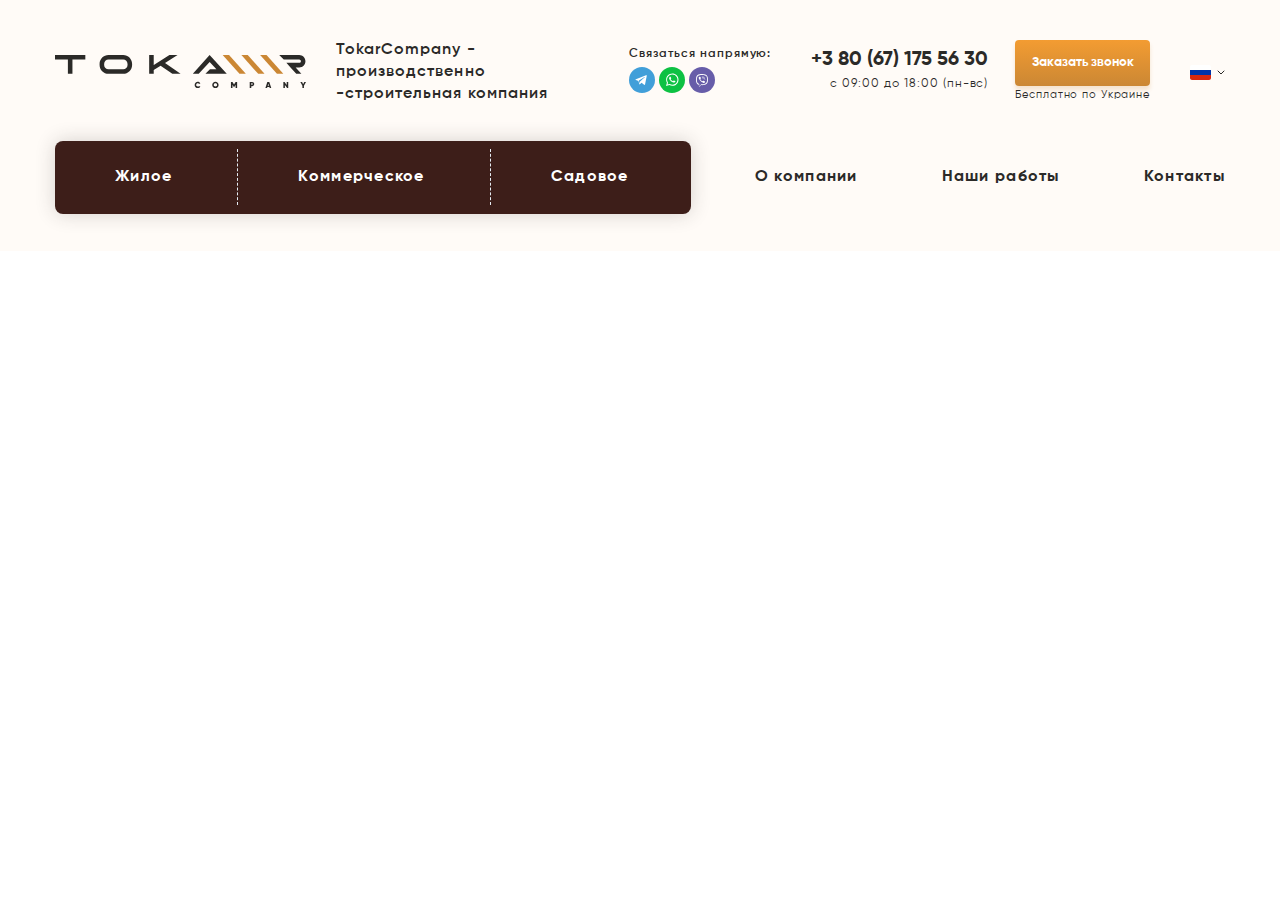
<file: index.html>
<!DOCTYPE html>
<html lang="en">
  <head>
    <meta charset="UTF-8" />
    <meta http-equiv="X-UA-Compatible" content="IE=edge" />
    <meta name="viewport" content="width=device-width, initial-scale=1.0" />
    <link rel="stylesheet" href="./css/main.min.css" />
    <title>Tokar | website</title>
  </head>
  <body>
    <header class="header">
      <div class="container">
        <div class="header__top">
          <a class="header__link" href="#!">
            <img src="./assets/images/logo.svg" alt="logo svg" />
            <span>TokarCompany - производственно -строительная компания</span>
          </a>
          <div class="header__topNav">
            <a class="header__close" href="#">
              <img src="./assets/images/closeBtn.svg" alt="closeBtn" />
            </a>
            <div class="header__socials">
              <p class="header__socials-text">Связаться напрямую:</p>
              <div class="header__icons">
                <svg
                  width="26"
                  height="26"
                  viewbox="0 0 26 26"
                  fill="none"
                  xmlns="http://www.w3.org/2000/svg"
                >
                  <rect width="26" height="26" rx="12.974" fill="#419FD9" />
                  <path
                    fill-rule="evenodd"
                    clip-rule="evenodd"
                    d="M15.1018 17.8243C15.7806 18.1213 16.0352 17.499 16.0352 17.499L17.8314 8.47561C17.8173 7.86745 16.997 8.23518 16.997 8.23518L6.94109 12.1812C6.94109 12.1812 6.46022 12.3509 6.50265 12.6479C6.54508 12.9449 6.92695 13.0863 6.92695 13.0863L9.4586 13.9349C9.4586 13.9349 10.2223 16.4383 10.3779 16.9192C10.5193 17.3859 10.6466 17.4 10.6466 17.4C10.7881 17.4566 10.9154 17.3576 10.9154 17.3576L12.556 15.8726L15.1018 17.8243ZM15.5402 10.0738C15.5402 10.0738 15.8938 9.86164 15.8797 10.0738C15.8797 10.0738 15.9362 10.1021 15.7524 10.3001C15.5827 10.4698 11.5801 14.0622 11.0427 14.5431C11.0002 14.5714 10.972 14.6138 10.972 14.6704L10.8164 15.9998C10.7881 16.1413 10.6042 16.1554 10.5618 16.0281L9.89706 13.85C9.86878 13.7652 9.89706 13.6662 9.98192 13.6096L15.5402 10.0738Z"
                    fill="white"
                  />
                </svg>
                <svg
                  width="26"
                  height="26"
                  viewbox="0 0 26 26"
                  fill="none"
                  xmlns="http://www.w3.org/2000/svg"
                >
                  <rect width="26" height="26" rx="12.974" fill="#0DC143" />
                  <path
                    d="M17.7009 8.31824C16.5467 7.13975 14.9512 6.5 13.3218 6.5C9.85924 6.5 7.07563 9.29471 7.10958 12.6955C7.10958 13.773 7.4151 14.8168 7.92429 15.7596L7.04169 18.9583L10.3345 18.1166C11.251 18.6216 12.2694 18.8573 13.2878 18.8573C16.7164 18.8573 19.5 16.0626 19.5 12.6618C19.5 11.0119 18.855 9.46306 17.7009 8.31824ZM13.3218 17.8135C12.4052 17.8135 11.4887 17.5778 10.7079 17.1064L10.5042 17.0054L8.53533 17.5105L9.04453 15.5912L8.90874 15.3892C7.4151 12.9985 8.12797 9.83345 10.5721 8.35191C13.0163 6.87038 16.1733 7.57748 17.6669 10.0018C19.1606 12.4261 18.4477 15.5575 16.0035 17.0391C15.2228 17.5441 14.2723 17.8135 13.3218 17.8135ZM16.3091 14.076L15.9356 13.9077C15.9356 13.9077 15.3925 13.672 15.053 13.5036C15.0191 13.5036 14.9851 13.4699 14.9512 13.4699C14.8494 13.4699 14.7815 13.5036 14.7136 13.5373C14.7136 13.5373 14.6796 13.5709 14.2044 14.1097C14.1704 14.177 14.1025 14.2107 14.0346 14.2107H14.0007C13.9668 14.2107 13.8989 14.177 13.8649 14.1434L13.6952 14.076C13.3218 13.9077 12.9823 13.7056 12.7107 13.4363C12.6428 13.3689 12.541 13.3016 12.4731 13.2342C12.2355 12.9985 11.9979 12.7292 11.8281 12.4261L11.7942 12.3588C11.7602 12.3251 11.7602 12.2914 11.7263 12.2241C11.7263 12.1568 11.7263 12.0894 11.7602 12.0557C11.7602 12.0557 11.896 11.8874 11.9979 11.7864C12.0658 11.719 12.0997 11.618 12.1676 11.5507C12.2355 11.4497 12.2694 11.315 12.2355 11.214C12.2015 11.0456 11.7942 10.1365 11.6923 9.93446C11.6245 9.83345 11.5566 9.79977 11.4547 9.7661H11.3529C11.285 9.7661 11.1831 9.7661 11.0813 9.7661C11.0134 9.7661 10.9455 9.79977 10.8776 9.79977L10.8437 9.83345C10.7758 9.86712 10.7079 9.93446 10.64 9.96813C10.5721 10.0355 10.5382 10.1028 10.4703 10.1702C10.2326 10.4732 10.0969 10.8436 10.0969 11.214C10.0969 11.4833 10.1648 11.7527 10.2666 11.9884L10.3005 12.0894C10.6061 12.7292 11.0134 13.3016 11.5566 13.8066L11.6923 13.9413C11.7942 14.0423 11.896 14.1097 11.9639 14.2107C12.6768 14.8168 13.4915 15.2545 14.4081 15.4902C14.5099 15.5239 14.6457 15.5239 14.7475 15.5575C14.8494 15.5575 14.9851 15.5575 15.087 15.5575C15.2567 15.5575 15.4604 15.4902 15.5962 15.4229C15.698 15.3555 15.7659 15.3555 15.8338 15.2882L15.9017 15.2208C15.9696 15.1535 16.0375 15.1198 16.1054 15.0525C16.1733 14.9851 16.2412 14.9178 16.2751 14.8504C16.343 14.7158 16.377 14.5474 16.4109 14.3791C16.4109 14.3117 16.4109 14.2107 16.4109 14.1434C16.4109 14.1434 16.3769 14.1097 16.3091 14.076Z"
                    fill="white"
                  />
                </svg>
                <svg
                  width="26"
                  height="26"
                  viewbox="0 0 26 26"
                  fill="none"
                  xmlns="http://www.w3.org/2000/svg"
                >
                  <rect width="26" height="26" rx="12.974" fill="#675DA9" />
                  <path
                    d="M17.6456 8.234C17.3318 7.94552 16.0615 7.02187 13.2298 7.00921C13.2298 7.00921 9.89203 6.80677 8.26489 8.29979C7.35895 9.20573 7.0401 10.5292 7.00721 12.1741C6.97431 13.8164 6.93129 16.8961 9.89962 17.7311H9.90215L9.89962 19.004C9.89962 19.004 9.88191 19.5202 10.221 19.624C10.631 19.7505 10.8739 19.3583 11.2661 18.9357C11.4812 18.7029 11.7773 18.3638 12.0025 18.1031C14.032 18.2727 15.5934 17.883 15.7705 17.8248C16.1804 17.6907 18.501 17.3946 18.878 14.3149C19.2677 11.1467 18.6882 9.13993 17.6456 8.234ZM17.9898 14.0922C17.6709 16.6633 15.7907 16.8252 15.4441 16.9365C15.2973 16.9846 13.9257 17.3263 12.1999 17.2124C12.1999 17.2124 10.9144 18.7636 10.5145 19.166C10.4513 19.2292 10.3779 19.2545 10.3298 19.2419C10.2615 19.2242 10.2412 19.1432 10.2438 19.0243C10.2438 18.8522 10.2539 16.9062 10.2539 16.9062C10.2514 16.9062 10.2514 16.9062 10.2539 16.9062C7.74107 16.2103 7.88784 13.5886 7.91567 12.2171C7.94351 10.8455 8.20162 9.71943 8.96838 8.9628C10.3425 7.71777 13.1792 7.9025 13.1792 7.9025C15.5731 7.91262 16.7194 8.63382 16.9852 8.87423C17.8683 9.63339 18.3188 11.4427 17.9898 14.0922Z"
                    fill="white"
                  />
                  <path
                    d="M14.3964 12.2652C14.3129 12.2652 14.242 12.1994 14.237 12.1133C14.2091 11.5693 13.9535 11.3036 13.4322 11.2757C13.3437 11.2707 13.2754 11.1947 13.2804 11.1062C13.2855 11.0176 13.3614 10.9493 13.45 10.9543C14.1383 10.9923 14.5229 11.3871 14.5583 12.0956C14.5634 12.1842 14.4951 12.2601 14.4065 12.2626C14.4014 12.2652 14.3989 12.2652 14.3964 12.2652Z"
                    fill="white"
                  />
                  <path
                    d="M15.2163 12.5385H15.2137C15.1252 12.536 15.0543 12.4626 15.0568 12.374C15.0695 11.8274 14.9126 11.3846 14.5786 11.0202C14.2471 10.6558 13.789 10.4584 13.1842 10.4154C13.0957 10.4078 13.0299 10.3319 13.0375 10.2433C13.0451 10.1547 13.121 10.0889 13.2095 10.0965C13.8928 10.1472 14.4318 10.385 14.8164 10.8051C15.2036 11.2277 15.3909 11.7566 15.3782 12.3816C15.3757 12.4702 15.3023 12.5385 15.2163 12.5385Z"
                    fill="white"
                  />
                  <path
                    d="M16.0565 12.8674C15.9679 12.8674 15.8971 12.7966 15.8971 12.708C15.8895 11.7287 15.6086 10.9822 15.0367 10.4229C14.4724 9.87125 13.7562 9.59036 12.9136 9.58277C12.825 9.58277 12.7542 9.50938 12.7542 9.42081C12.7542 9.33224 12.8275 9.26139 12.9136 9.26139C13.8423 9.26898 14.6318 9.58024 15.2569 10.1926C15.8844 10.805 16.2058 11.6502 16.2159 12.7029C16.2185 12.794 16.1476 12.8674 16.0565 12.8674C16.059 12.8674 16.059 12.8674 16.0565 12.8674Z"
                    fill="white"
                  />
                  <path
                    d="M13.4703 14.2465C13.4703 14.2465 13.6955 14.2668 13.8169 14.1175L14.0523 13.8214C14.1662 13.6746 14.442 13.581 14.7102 13.7303C14.8595 13.8138 15.1303 13.9808 15.2973 14.1048C15.477 14.2364 15.8414 14.5401 15.8439 14.5426C16.0185 14.6894 16.059 14.9045 15.9401 15.1348C15.9401 15.1348 15.9401 15.1373 15.9401 15.1398C15.8186 15.3549 15.6541 15.5574 15.4491 15.7446C15.4466 15.7446 15.4466 15.7472 15.4441 15.7472C15.2745 15.8889 15.1075 15.9699 14.9456 15.9876C14.9253 15.9926 14.9025 15.9926 14.8722 15.9926C14.8013 15.9926 14.7305 15.9825 14.6596 15.9597L14.6546 15.9521C14.4015 15.8813 13.9814 15.7041 13.283 15.317C12.8275 15.0664 12.4504 14.8109 12.1291 14.5553C11.9595 14.4212 11.7874 14.2719 11.6103 14.0947C11.6052 14.0897 11.5977 14.0821 11.5926 14.077C11.5875 14.0719 11.5799 14.0643 11.5749 14.0593C11.5698 14.0542 11.5622 14.0466 11.5572 14.0416C11.5521 14.0365 11.5445 14.0289 11.5395 14.0239C11.3648 13.8467 11.213 13.6746 11.0789 13.5051C10.8233 13.1862 10.5677 12.8067 10.3172 12.3512C9.93002 11.6502 9.75288 11.2301 9.68203 10.9796L9.67444 10.9746C9.65166 10.9037 9.64154 10.8328 9.64154 10.762C9.64154 10.7316 9.64154 10.7088 9.6466 10.6886C9.66685 10.5241 9.74782 10.3596 9.887 10.1901C9.887 10.1876 9.88953 10.1876 9.88953 10.185C10.0768 9.97752 10.2792 9.81556 10.4943 9.69409C10.4943 9.69409 10.4969 9.69409 10.4994 9.69409C10.7271 9.57516 10.9422 9.61565 11.0915 9.79025C11.0915 9.79025 11.3977 10.1572 11.5293 10.3369C11.6533 10.5064 11.8203 10.7746 11.9038 10.9239C12.0532 11.1922 11.9595 11.468 11.8127 11.5819L11.5167 11.8172C11.3674 11.9387 11.3876 12.1639 11.3876 12.1639C11.3876 12.1639 11.8254 13.829 13.4703 14.2465Z"
                    fill="white"
                  />
                </svg>
              </div>
            </div>
            <div class="header__infos">
              <div class="header__contact">
                <a href="#!">+3 80 (67) 175 56 30</a>
                <p>с 09:00 до 18:00 (пн-вс)</p>
              </div>
              <div class="header__btns">
                <a href="#!">Заказать звонок</a>
                <p>Бесплатно по Украине</p>
              </div>
            </div>
            <div class="header__dropdown">
              <img src="./assets/images/russia-flag.svg" alt="ru" />
              <svg
                width="8"
                height="5"
                viewbox="0 0 8 5"
                fill="none"
                xmlns="http://www.w3.org/2000/svg"
              >
                <path
                  d="M1 1L4 4L7 1"
                  stroke="#2B2A28"
                  stroke-linecap="round"
                  stroke-linejoin="round"
                />
              </svg>
            </div>
          </div>
          <div class="header__top-hamburger"></div>
        </div>
        <nav class="header__bottom">
          <ul class="header__list1">
            <li><a href="#!" class="header__list1-link">Жилое</a></li>
            <li><a href="#!" class="header__list1-link">Коммерческое</a></li>
            <li>
              <a href="#!" class="header__list1-link header__list1-link--mod"
                >Садовое</a
              >
            </li>
          </ul>
          <ul class="header__list2">
            <li><a href="#!" class="header__list2-link">О компании</a></li>
            <li><a href="#!" class="header__list2-link">Наши работы</a></li>
            <li><a href="#!" class="header__list2-link">Контакты</a></li>
          </ul>
        </nav>
      </div>
    </header>

    <script src="./scripts/script.js"></script>
  </body>
</html>
</file>
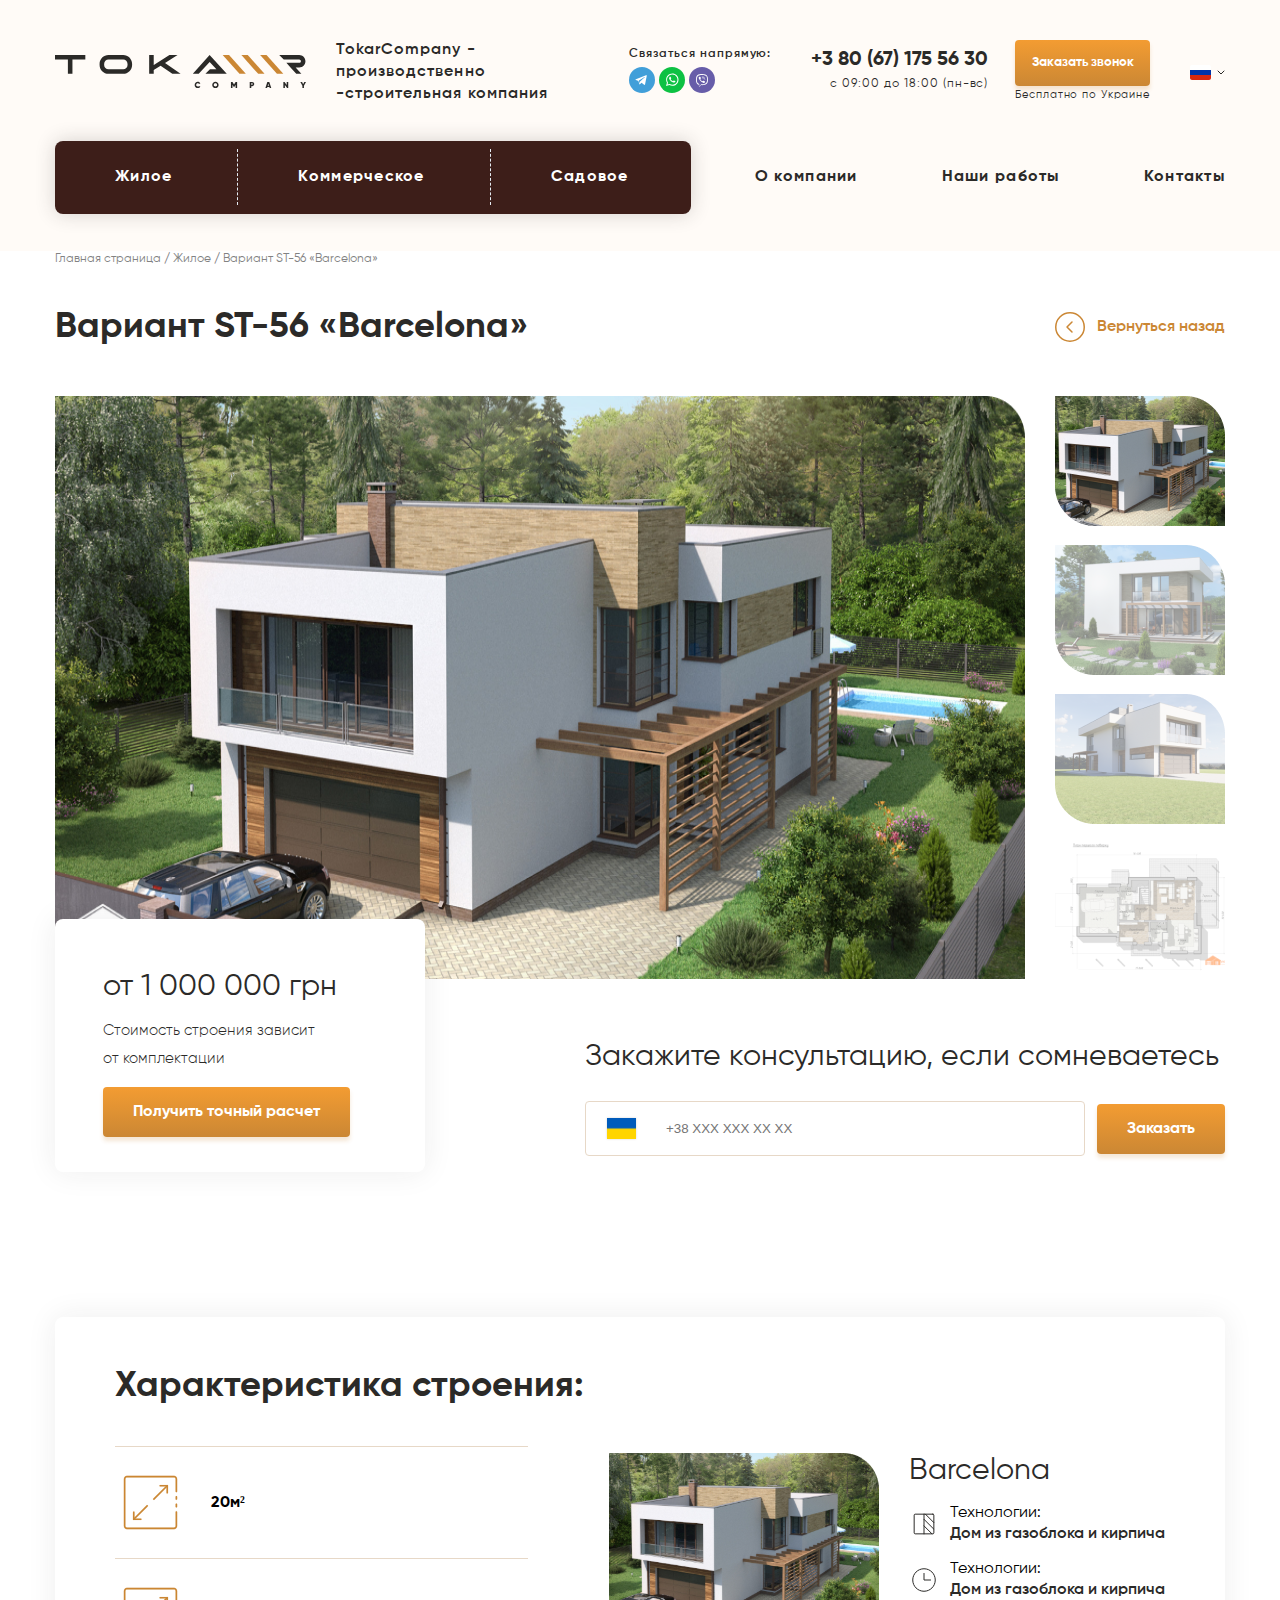
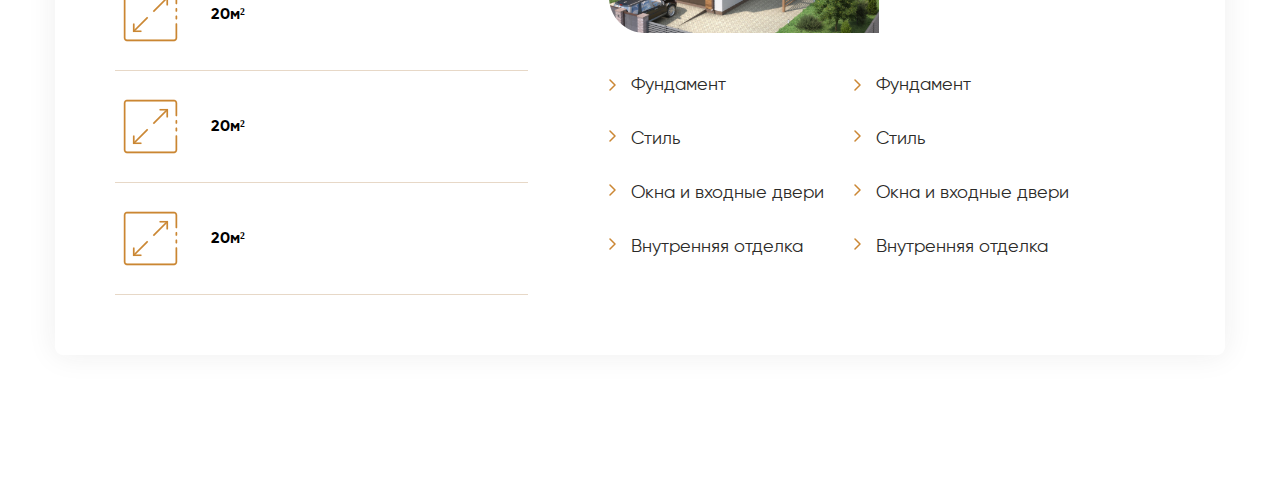
<file: pages/single.html>
<!DOCTYPE html>
<html lang="en">
<head>
    <meta charset="UTF-8">
    <meta http-equiv="X-UA-Compatible" content="IE=edge">
    <meta name="viewport" content="width=device-width, initial-scale=1.0">
    <title>Document</title>
    <!-- link-css -->
    <link rel="stylesheet" href="../css/main.min.css">
</head>
<body>
    <header class="header">
        <div class="container">
          <div class="header__top">
            <a class="header__link" href="#!">
              <img src="../assets/images/logo.svg" alt="logo svg" />
              <span>TokarCompany - производственно -строительная компания</span>
            </a>
            <div class="header__topNav">
              <a class="header__close" href="#">
                <img src="../assets/images/closeBtn.svg" alt="closeBtn" />
              </a>
              <div class="header__socials">
                <p class="header__socials-text">Связаться напрямую:</p>
                <div class="header__icons">
                  <svg
                    width="26"
                    height="26"
                    viewbox="0 0 26 26"
                    fill="none"
                    xmlns="http://www.w3.org/2000/svg"
                  >
                    <rect width="26" height="26" rx="12.974" fill="#419FD9" />
                    <path
                      fill-rule="evenodd"
                      clip-rule="evenodd"
                      d="M15.1018 17.8243C15.7806 18.1213 16.0352 17.499 16.0352 17.499L17.8314 8.47561C17.8173 7.86745 16.997 8.23518 16.997 8.23518L6.94109 12.1812C6.94109 12.1812 6.46022 12.3509 6.50265 12.6479C6.54508 12.9449 6.92695 13.0863 6.92695 13.0863L9.4586 13.9349C9.4586 13.9349 10.2223 16.4383 10.3779 16.9192C10.5193 17.3859 10.6466 17.4 10.6466 17.4C10.7881 17.4566 10.9154 17.3576 10.9154 17.3576L12.556 15.8726L15.1018 17.8243ZM15.5402 10.0738C15.5402 10.0738 15.8938 9.86164 15.8797 10.0738C15.8797 10.0738 15.9362 10.1021 15.7524 10.3001C15.5827 10.4698 11.5801 14.0622 11.0427 14.5431C11.0002 14.5714 10.972 14.6138 10.972 14.6704L10.8164 15.9998C10.7881 16.1413 10.6042 16.1554 10.5618 16.0281L9.89706 13.85C9.86878 13.7652 9.89706 13.6662 9.98192 13.6096L15.5402 10.0738Z"
                      fill="white"
                    />
                  </svg>
                  <svg
                    width="26"
                    height="26"
                    viewbox="0 0 26 26"
                    fill="none"
                    xmlns="http://www.w3.org/2000/svg"
                  >
                    <rect width="26" height="26" rx="12.974" fill="#0DC143" />
                    <path
                      d="M17.7009 8.31824C16.5467 7.13975 14.9512 6.5 13.3218 6.5C9.85924 6.5 7.07563 9.29471 7.10958 12.6955C7.10958 13.773 7.4151 14.8168 7.92429 15.7596L7.04169 18.9583L10.3345 18.1166C11.251 18.6216 12.2694 18.8573 13.2878 18.8573C16.7164 18.8573 19.5 16.0626 19.5 12.6618C19.5 11.0119 18.855 9.46306 17.7009 8.31824ZM13.3218 17.8135C12.4052 17.8135 11.4887 17.5778 10.7079 17.1064L10.5042 17.0054L8.53533 17.5105L9.04453 15.5912L8.90874 15.3892C7.4151 12.9985 8.12797 9.83345 10.5721 8.35191C13.0163 6.87038 16.1733 7.57748 17.6669 10.0018C19.1606 12.4261 18.4477 15.5575 16.0035 17.0391C15.2228 17.5441 14.2723 17.8135 13.3218 17.8135ZM16.3091 14.076L15.9356 13.9077C15.9356 13.9077 15.3925 13.672 15.053 13.5036C15.0191 13.5036 14.9851 13.4699 14.9512 13.4699C14.8494 13.4699 14.7815 13.5036 14.7136 13.5373C14.7136 13.5373 14.6796 13.5709 14.2044 14.1097C14.1704 14.177 14.1025 14.2107 14.0346 14.2107H14.0007C13.9668 14.2107 13.8989 14.177 13.8649 14.1434L13.6952 14.076C13.3218 13.9077 12.9823 13.7056 12.7107 13.4363C12.6428 13.3689 12.541 13.3016 12.4731 13.2342C12.2355 12.9985 11.9979 12.7292 11.8281 12.4261L11.7942 12.3588C11.7602 12.3251 11.7602 12.2914 11.7263 12.2241C11.7263 12.1568 11.7263 12.0894 11.7602 12.0557C11.7602 12.0557 11.896 11.8874 11.9979 11.7864C12.0658 11.719 12.0997 11.618 12.1676 11.5507C12.2355 11.4497 12.2694 11.315 12.2355 11.214C12.2015 11.0456 11.7942 10.1365 11.6923 9.93446C11.6245 9.83345 11.5566 9.79977 11.4547 9.7661H11.3529C11.285 9.7661 11.1831 9.7661 11.0813 9.7661C11.0134 9.7661 10.9455 9.79977 10.8776 9.79977L10.8437 9.83345C10.7758 9.86712 10.7079 9.93446 10.64 9.96813C10.5721 10.0355 10.5382 10.1028 10.4703 10.1702C10.2326 10.4732 10.0969 10.8436 10.0969 11.214C10.0969 11.4833 10.1648 11.7527 10.2666 11.9884L10.3005 12.0894C10.6061 12.7292 11.0134 13.3016 11.5566 13.8066L11.6923 13.9413C11.7942 14.0423 11.896 14.1097 11.9639 14.2107C12.6768 14.8168 13.4915 15.2545 14.4081 15.4902C14.5099 15.5239 14.6457 15.5239 14.7475 15.5575C14.8494 15.5575 14.9851 15.5575 15.087 15.5575C15.2567 15.5575 15.4604 15.4902 15.5962 15.4229C15.698 15.3555 15.7659 15.3555 15.8338 15.2882L15.9017 15.2208C15.9696 15.1535 16.0375 15.1198 16.1054 15.0525C16.1733 14.9851 16.2412 14.9178 16.2751 14.8504C16.343 14.7158 16.377 14.5474 16.4109 14.3791C16.4109 14.3117 16.4109 14.2107 16.4109 14.1434C16.4109 14.1434 16.3769 14.1097 16.3091 14.076Z"
                      fill="white"
                    />
                  </svg>
                  <svg
                    width="26"
                    height="26"
                    viewbox="0 0 26 26"
                    fill="none"
                    xmlns="http://www.w3.org/2000/svg"
                  >
                    <rect width="26" height="26" rx="12.974" fill="#675DA9" />
                    <path
                      d="M17.6456 8.234C17.3318 7.94552 16.0615 7.02187 13.2298 7.00921C13.2298 7.00921 9.89203 6.80677 8.26489 8.29979C7.35895 9.20573 7.0401 10.5292 7.00721 12.1741C6.97431 13.8164 6.93129 16.8961 9.89962 17.7311H9.90215L9.89962 19.004C9.89962 19.004 9.88191 19.5202 10.221 19.624C10.631 19.7505 10.8739 19.3583 11.2661 18.9357C11.4812 18.7029 11.7773 18.3638 12.0025 18.1031C14.032 18.2727 15.5934 17.883 15.7705 17.8248C16.1804 17.6907 18.501 17.3946 18.878 14.3149C19.2677 11.1467 18.6882 9.13993 17.6456 8.234ZM17.9898 14.0922C17.6709 16.6633 15.7907 16.8252 15.4441 16.9365C15.2973 16.9846 13.9257 17.3263 12.1999 17.2124C12.1999 17.2124 10.9144 18.7636 10.5145 19.166C10.4513 19.2292 10.3779 19.2545 10.3298 19.2419C10.2615 19.2242 10.2412 19.1432 10.2438 19.0243C10.2438 18.8522 10.2539 16.9062 10.2539 16.9062C10.2514 16.9062 10.2514 16.9062 10.2539 16.9062C7.74107 16.2103 7.88784 13.5886 7.91567 12.2171C7.94351 10.8455 8.20162 9.71943 8.96838 8.9628C10.3425 7.71777 13.1792 7.9025 13.1792 7.9025C15.5731 7.91262 16.7194 8.63382 16.9852 8.87423C17.8683 9.63339 18.3188 11.4427 17.9898 14.0922Z"
                      fill="white"
                    />
                    <path
                      d="M14.3964 12.2652C14.3129 12.2652 14.242 12.1994 14.237 12.1133C14.2091 11.5693 13.9535 11.3036 13.4322 11.2757C13.3437 11.2707 13.2754 11.1947 13.2804 11.1062C13.2855 11.0176 13.3614 10.9493 13.45 10.9543C14.1383 10.9923 14.5229 11.3871 14.5583 12.0956C14.5634 12.1842 14.4951 12.2601 14.4065 12.2626C14.4014 12.2652 14.3989 12.2652 14.3964 12.2652Z"
                      fill="white"
                    />
                    <path
                      d="M15.2163 12.5385H15.2137C15.1252 12.536 15.0543 12.4626 15.0568 12.374C15.0695 11.8274 14.9126 11.3846 14.5786 11.0202C14.2471 10.6558 13.789 10.4584 13.1842 10.4154C13.0957 10.4078 13.0299 10.3319 13.0375 10.2433C13.0451 10.1547 13.121 10.0889 13.2095 10.0965C13.8928 10.1472 14.4318 10.385 14.8164 10.8051C15.2036 11.2277 15.3909 11.7566 15.3782 12.3816C15.3757 12.4702 15.3023 12.5385 15.2163 12.5385Z"
                      fill="white"
                    />
                    <path
                      d="M16.0565 12.8674C15.9679 12.8674 15.8971 12.7966 15.8971 12.708C15.8895 11.7287 15.6086 10.9822 15.0367 10.4229C14.4724 9.87125 13.7562 9.59036 12.9136 9.58277C12.825 9.58277 12.7542 9.50938 12.7542 9.42081C12.7542 9.33224 12.8275 9.26139 12.9136 9.26139C13.8423 9.26898 14.6318 9.58024 15.2569 10.1926C15.8844 10.805 16.2058 11.6502 16.2159 12.7029C16.2185 12.794 16.1476 12.8674 16.0565 12.8674C16.059 12.8674 16.059 12.8674 16.0565 12.8674Z"
                      fill="white"
                    />
                    <path
                      d="M13.4703 14.2465C13.4703 14.2465 13.6955 14.2668 13.8169 14.1175L14.0523 13.8214C14.1662 13.6746 14.442 13.581 14.7102 13.7303C14.8595 13.8138 15.1303 13.9808 15.2973 14.1048C15.477 14.2364 15.8414 14.5401 15.8439 14.5426C16.0185 14.6894 16.059 14.9045 15.9401 15.1348C15.9401 15.1348 15.9401 15.1373 15.9401 15.1398C15.8186 15.3549 15.6541 15.5574 15.4491 15.7446C15.4466 15.7446 15.4466 15.7472 15.4441 15.7472C15.2745 15.8889 15.1075 15.9699 14.9456 15.9876C14.9253 15.9926 14.9025 15.9926 14.8722 15.9926C14.8013 15.9926 14.7305 15.9825 14.6596 15.9597L14.6546 15.9521C14.4015 15.8813 13.9814 15.7041 13.283 15.317C12.8275 15.0664 12.4504 14.8109 12.1291 14.5553C11.9595 14.4212 11.7874 14.2719 11.6103 14.0947C11.6052 14.0897 11.5977 14.0821 11.5926 14.077C11.5875 14.0719 11.5799 14.0643 11.5749 14.0593C11.5698 14.0542 11.5622 14.0466 11.5572 14.0416C11.5521 14.0365 11.5445 14.0289 11.5395 14.0239C11.3648 13.8467 11.213 13.6746 11.0789 13.5051C10.8233 13.1862 10.5677 12.8067 10.3172 12.3512C9.93002 11.6502 9.75288 11.2301 9.68203 10.9796L9.67444 10.9746C9.65166 10.9037 9.64154 10.8328 9.64154 10.762C9.64154 10.7316 9.64154 10.7088 9.6466 10.6886C9.66685 10.5241 9.74782 10.3596 9.887 10.1901C9.887 10.1876 9.88953 10.1876 9.88953 10.185C10.0768 9.97752 10.2792 9.81556 10.4943 9.69409C10.4943 9.69409 10.4969 9.69409 10.4994 9.69409C10.7271 9.57516 10.9422 9.61565 11.0915 9.79025C11.0915 9.79025 11.3977 10.1572 11.5293 10.3369C11.6533 10.5064 11.8203 10.7746 11.9038 10.9239C12.0532 11.1922 11.9595 11.468 11.8127 11.5819L11.5167 11.8172C11.3674 11.9387 11.3876 12.1639 11.3876 12.1639C11.3876 12.1639 11.8254 13.829 13.4703 14.2465Z"
                      fill="white"
                    />
                  </svg>
                </div>
              </div>
              <div class="header__infos">
                <div class="header__contact">
                  <a href="#!">+3 80 (67) 175 56 30</a>
                  <p>с 09:00 до 18:00 (пн-вс)</p>
                </div>
                <div class="header__btns">
                  <a href="#!">Заказать звонок</a>
                  <p>Бесплатно по Украине</p>
                </div>
              </div>
              <div class="header__dropdown">
                <img src="../assets/images/russia-flag.svg" alt="ru" />
                <svg
                  width="8"
                  height="5"
                  viewbox="0 0 8 5"
                  fill="none"
                  xmlns="http://www.w3.org/2000/svg"
                >
                  <path
                    d="M1 1L4 4L7 1"
                    stroke="#2B2A28"
                    stroke-linecap="round"
                    stroke-linejoin="round"
                  />
                </svg>
              </div>
            </div>
            <div class="header__top-hamburger"></div>
          </div>
          <nav class="header__bottom">
            <ul class="header__list1">
              <li><a href="#!" class="header__list1-link">Жилое</a></li>
              <li><a href="#!" class="header__list1-link">Коммерческое</a></li>
              <li>
                <a href="#!" class="header__list1-link header__list1-link--mod"
                  >Садовое</a
                >
              </li>
            </ul>
            <ul class="header__list2">
              <li><a href="#!" class="header__list2-link">О компании</a></li>
              <li><a href="#!" class="header__list2-link">Наши работы</a></li>
              <li><a href="#!" class="header__list2-link">Контакты</a></li>
            </ul>
          </nav>
        </div>
      </header>
    <!-- sing__page -->
    <main class="main">
        <!-- container -->
         <div class="container">
            <!-- single__page -->
            <section class="single__page">
                <div class="all__section">
                    <p>Главная страница / Жилое / Вариант ST-56 «Barcelona»</p>
                    <div class="all__section-text">
                        <h4>Вариант ST-56 «Barcelona»</h4>
                        <div class="button__all">
                            <img src="../assets/images/icons.svg" alt="icons">
                            <a href="#" class="button">Вернуться назад</a>
                        </div>
                    </div> 
                </div>
            </section>
            <!-- home_section -->
            <section class="home">
                <!-- all__section-2 -->
                <div class="all__section_2">
                    <img src="../assets/images/mainImg.png" alt="hero__img" class="hero__img">
                    <div class="img__hero">
                        <a href="#" class="img">
                            <img src="../assets/images/main1.png" alt="main__img" class="hero__img-two">
                        </a>
                        <a href="#" class="img">
                            <img src="../assets/images/main2.png" alt="main__img" class="hero__img-two">
                        </a>
                        <a href="#" class="img">
                            <img src="../assets/images/main3.png" alt="main__img" class="hero__img-two">
                        </a>
                        <a href="#" class="img">
                            <img src="../assets/images/main4.png" alt="main__img" class="hero__img-two">
                        </a>
                    </div>
                </div>
            </section>
            <!-- section-connect -->
            <section class="connect">
                <!-- all__section-3 -->
                <div class="all__section-3">
                    <div class="bg__connect">
                        <h3>от 1 000 000 грн</h3>
                        <p>Стоимость строения зависит от комплектации</p>
                        <a href="#" class="button1">Получить точный расчет</a>
                    </div>
                    <div class="tel">
                        <h3>Закажите консультацию, если сомневаетесь</h3>
                        <div class="form">
                            <form action="">
                                <img src="../assets/images/ukraina.svg" alt="ukraina" class="ukraina">
                                <div class="button__all">
                                <input type="tel" placeholder="+38 XXX XXX XX XX" required maxlength="13">
                                    <button class="button1 button2" type="submit">Заказать</button>
                                </div>
                            </form>
                        </div>
                    </div>
                </div>
            </section>
            <!-- section-shop -->
            <section class="shop">
                <!-- all__section-3 -->
                <div class="all__section-3">
                    <div class="bg__shop">
                        <h2>Характеристика строения:</h2>
                        <div class="all_sections__box-item">
                            <div class="all__shop-item">
                                <div class="box">
                                    <img src="../assets/images/icon1.svg" alt="icon1">
                                    <h4>20м²</h4>
                                </div>
                                <div class="box">
                                    <img src="../assets/images/icon1.svg" alt="icon1">
                                    <h4>20м²</h4>
                                </div>
                                <div class="box">
                                    <img src="../assets/images/icon1.svg" alt="icon1">
                                    <h4>20м²</h4>
                                </div>
                                <div class="box">
                                    <img src="../assets/images/icon1.svg" alt="icon1">
                                    <h4>20м²</h4>
                                </div>
                            </div>
                            <div class="all__shop-img">
                                <div class="al__barcelona-img">
                                    <img src="../assets/images/фото.svg" alt="main1">
                                    <div class="barcelona">
                                        <h3>Barcelona</h3>
                                        <div class="vector__2">
                                            <img src="../assets/images/vector2.svg" alt="vector2">
                                            <p>
                                                 Технологии:
                                            <br>
                                            <span>Дом из газоблока и кирпича</span>
                                            </p>
                                        </div>
                                        <div class="vector__2">
                                            <img src="../assets/images/Clock.svg" alt="vector2">
                                            <p>
                                                 Технологии:
                                            <br>
                                            <span>Дом из газоблока и кирпича</span>
                                            </p>
                                        </div>
                                    </div>
                                </div>
                                <div class="all__box-shops">
                                    <div class="m">
                                        <div class="all__shop-vector">
                                            <img src="../assets/images/vector1.svg" alt="main1">
                                            <p>Фундамент</p>
                                        </div>
                                        <div class="all__shop-vector">
                                            <a href="#" class="vector__button">
                                                 <img src="../assets/images/vector1.svg" alt="main1">
                                            </a>
                                            <p>Стиль</p>
                                        </div>
                                        <div class="all__shop-vector">
                                            <a href="#" class="vector__button">
                                                 <img src="../assets/images/vector1.svg" alt="main1">
                                            </a>
                                            <p>Окна и входные двери</p>
                                        </div>
                                        <div class="all__shop-vector">
                                            <a href="#" class="vector__button">
                                                 <img src="../assets/images/vector1.svg" alt="main1">
                                            </a>
                                            <p>Внутренняя отделка</p>
                                        </div>
                                    </div>
                                    <div class="m">
                                        <div class="all__shop-vector">
                                            <img src="../assets/images/vector1.svg" alt="main1">
                                            <p>Фундамент</p>
                                        </div>
                                        <div class="all__shop-vector">
                                            <a href="#" class="vector__button">
                                                 <img src="../assets/images/vector1.svg" alt="main1">
                                            </a>
                                            <p>Стиль</p>
                                        </div>
                                        <div class="all__shop-vector">
                                            <a href="#" class="vector__button">
                                                 <img src="../assets/images/vector1.svg" alt="main1">
                                            </a>
                                            <p>Окна и входные двери</p>
                                        </div>
                                        <div class="all__shop-vector">
                                            <a href="#" class="vector__button">
                                                 <img src="../assets/images/vector1.svg" alt="main1">
                                            </a>
                                            <p>Внутренняя отделка</p>
                                        </div>
                                    </div>
                                </div>
                            </div>
                        </div>
                    </div>
                </div>
            </section>
         </div>
    </main>
    <script src="../scripts/script.js"></script>
</body>
</html>
</file>
<file: css/main.min.css>
*{padding:0;margin:0;box-sizing:border-box}body{overflow-x:hidden;font-family:"Gilyor"}a{text-decoration:none}ul{list-style-type:none}.container{max-width:1200px;width:100%;margin:0 auto;padding:0 15px}@font-face{font-family:"Gilyor";src:url("../../assets/fonts/Gilroy-Light.ttf") format("truetype");font-weight:300}@font-face{font-family:"Gilyor";src:url("../../assets/fonts/Gilroy-Regular.ttf") format("truetype");font-weight:400}@font-face{font-family:"Gilyor";src:url("../../assets/fonts/Gilroy-Medium.ttf") format("truetype");font-weight:500}@font-face{font-family:"Gilyor";src:url("../../assets/fonts/Gilroy-Bold.ttf") format("truetype");font-weight:700}@font-face{font-family:"Gilyor";src:url("../../assets/fonts/Gilroy-SemiBold.ttf") format("truetype");font-weight:600}@font-face{font-family:"Gilyor";src:url("../../assets/fonts/Gilroy-ExtraBold.ttf") format("truetype");font-weight:800}.header{padding-top:39px;background:#fffbf7}.header__top{margin-bottom:36px;display:flex;justify-content:space-between;align-items:center}.header__top-hamburger{position:relative;width:23px;height:3px;display:none;background:#000;cursor:pointer}.header__top-hamburger::before{content:"";position:absolute;width:23px;height:3px;top:6px;right:0;background:#000}.header__top-hamburger::after{content:"";position:absolute;width:23px;height:3px;bottom:6px;right:0;background:#000}.header__topNav{display:flex;align-items:center;justify-content:center;gap:40px}.header__link{max-width:536px;display:flex;align-items:center;justify-content:center;gap:30px;font-weight:600;font-size:13px;color:#2b2a28;line-height:18px;letter-spacing:.08em}.header__socials-text{margin-bottom:4px;font-weight:600;font-size:12px;color:#2b2a28;line-height:18px;letter-spacing:.08em}.header__infos{display:flex;align-items:center;gap:27px}.header__contact{display:flex;flex-direction:column;align-items:flex-end}.header__contact a{margin-bottom:7px;font-weight:700;font-size:20px;color:#2b2a28;text-align:right;line-height:16px}.header__contact p{font-weight:400;font-size:12px;color:#2b2a28;line-height:18px;letter-spacing:.08em}.header__btns a{max-width:160px;width:100%;height:46px;display:flex;justify-content:center;align-items:center;font-weight:700;font-size:13px;text-align:center;color:#fff;background:linear-gradient(180deg, #f39c32 0%, #cb8734 100%);box-shadow:0px 4px 4px rgba(203,135,52,.2);border-radius:4px;line-height:16px}.header__btns p{font-weight:400;font-size:11px;color:#2b2a28;line-height:18px;letter-spacing:.08em}.header__dropdown{display:flex;align-items:center;justify-content:center;gap:6px}.header__bottom{padding-bottom:37px;display:flex;align-items:center;justify-content:space-between}.header__list1{padding:25px 62px 25px 0;display:flex;align-items:center;background:#3d1e19;box-shadow:0px 0px 20px rgba(43,42,40,.2);border-radius:8px}.header__list1-link{padding-right:65px;padding-left:60px;padding-top:20px;padding-bottom:20px;border-right:1px dashed #e5ebf2;font-weight:700;font-size:16px;color:#fff;line-height:146.19%;letter-spacing:.08em}.header__list1-link--mod{border-right:none;padding-right:0}.header__list2{display:flex;align-items:center;gap:84px}.header__list2-link{font-weight:700;font-size:16px;color:#2b2a28;line-height:146.19%;letter-spacing:.08em}.header__close{display:none}@media screen and (max-width: 1200px){.header__top-hamburger{display:block}.header__topNav{margin-top:50px}.header__bottom{margin-top:50px;flex-direction:column}.header__list1{margin-bottom:30px}.header__close{display:block;position:absolute;top:50px;right:20px}}@media screen and (max-width: 768px){.header{padding-top:20px}.header__topNav{flex-direction:column-reverse}.header__top{align-items:flex-start}.header__link{width:250px;flex-direction:column;gap:5px}.header__bottom{margin-top:10px}.header__list1{flex-direction:column;justify-content:center;padding:50px 20px}.header__list1-link{border:none;padding:0;margin-bottom:15px;display:block}.header__list2{flex-direction:column;gap:8px}}.header{padding-top:39px;background:#fffbf7}.header__top{margin-bottom:36px;display:flex;justify-content:space-between;align-items:center}.header__top-hamburger{position:relative;width:23px;height:3px;display:none;background:#000;cursor:pointer}.header__top-hamburger::before{content:"";position:absolute;width:23px;height:3px;top:6px;right:0;background:#000}.header__top-hamburger::after{content:"";position:absolute;width:23px;height:3px;bottom:6px;right:0;background:#000}.header__topNav{display:flex;align-items:center;justify-content:center;gap:40px}.header__link{max-width:536px;display:flex;align-items:center;justify-content:center;gap:30px;font-weight:600;font-size:13px;color:#2b2a28;line-height:18px;letter-spacing:.08em}.header__socials-text{margin-bottom:4px;font-weight:600;font-size:12px;color:#2b2a28;line-height:18px;letter-spacing:.08em}.header__infos{display:flex;align-items:center;gap:27px}.header__contact{display:flex;flex-direction:column;align-items:flex-end}.header__contact a{margin-bottom:7px;font-weight:700;font-size:20px;color:#2b2a28;text-align:right;line-height:16px}.header__contact p{font-weight:400;font-size:12px;color:#2b2a28;line-height:18px;letter-spacing:.08em}.header__btns a{max-width:160px;width:100%;height:46px;display:flex;justify-content:center;align-items:center;font-weight:700;font-size:13px;text-align:center;color:#fff;background:linear-gradient(180deg, #f39c32 0%, #cb8734 100%);box-shadow:0px 4px 4px rgba(203,135,52,.2);border-radius:4px;line-height:16px}.header__btns p{font-weight:400;font-size:11px;color:#2b2a28;line-height:18px;letter-spacing:.08em}.header__dropdown{display:flex;align-items:center;justify-content:center;gap:6px}.header__bottom{padding-bottom:37px;display:flex;align-items:center;justify-content:space-between}.header__list1{padding:25px 62px 25px 0;display:flex;align-items:center;background:#3d1e19;box-shadow:0px 0px 20px rgba(43,42,40,.2);border-radius:8px}.header__list1-link{padding-right:65px;padding-left:60px;padding-top:20px;padding-bottom:20px;border-right:1px dashed #e5ebf2;font-weight:700;font-size:16px;color:#fff;line-height:146.19%;letter-spacing:.08em}.header__list1-link--mod{border-right:none;padding-right:0}.header__list2{display:flex;align-items:center;gap:84px}.header__list2-link{font-weight:700;font-size:16px;color:#2b2a28;line-height:146.19%;letter-spacing:.08em}.header__close{display:none}@media screen and (max-width: 1200px){.header__top-hamburger{display:block}.header__topNav{margin-top:50px}.header__bottom{margin-top:50px;flex-direction:column}.header__list1{margin-bottom:30px}.header__close{display:block;position:absolute;top:50px;right:20px}}@media screen and (max-width: 768px){.header{padding-top:20px}.header__topNav{flex-direction:column-reverse}.header__top{align-items:flex-start}.header__link{width:250px;flex-direction:column;gap:5px}.header__bottom{margin-top:10px}.header__list1{flex-direction:column;justify-content:center;padding:50px 20px}.header__list1-link{border:none;padding:0;margin-bottom:15px;display:block}.header__list2{flex-direction:column;gap:8px}}.all__section{display:flex;justify-content:space-between;flex-direction:column;gap:30px;margin-bottom:40px}.all__section-text{display:flex;align-items:center;justify-content:space-between}.button__all{display:flex;align-items:center;gap:12px}.button{font-family:"Gilyor";font-style:normal;font-weight:600;font-size:16px;line-height:16px;color:#cb8734}.all__section p{font-family:"Gilyor";font-style:normal;font-weight:400;font-size:12px;line-height:17px;color:#828282}.all__section-text h4{font-family:"Gilyor";font-style:normal;font-weight:700;font-size:36px;line-height:58px;color:#2b2a28}@media only screen and (max-width: 335px){.all__section-text h4{line-height:35px}}.all__section_2{display:flex;flex-wrap:wrap;gap:30px;margin-bottom:60px}.img__hero{display:flex;flex-direction:column;gap:13px}@media only screen and (max-width: 1215px){.hero__img{width:100%}}@media only screen and (max-width: 1210px){.img__hero{width:100%;justify-content:space-between;flex-direction:row}}@media only screen and (max-width: 1195px){.img__hero{flex-wrap:wrap;flex-direction:row}.hero__img{width:100%}}@media only screen and (max-width: 725px){.all__section-text h4{font-size:30px}}@media only screen and (max-width: 625px){.all__section-text h4{font-size:25px}}@media only screen and (max-width: 575px){.all__section-text h4{width:100%;text-align:center}.all__section p{text-align:center;width:100%}.all__section-text{flex-direction:column}}@media only screen and (max-width: 435px){.img__hero{align-items:center;justify-content:center}}@media only screen and (max-width: 385px){.hero__img-two{width:100%}}.all__section-3{display:flex;justify-content:space-between;margin-bottom:145px}.bg__connect{width:370px;background:#fff;box-shadow:0px 0px 30px rgba(43,42,40,.08);border-radius:8px;padding-top:50px;padding-bottom:50px;padding-left:48px;padding-right:48px;margin-top:-120px}.bg__connect h3{font-family:"Gilyor";font-style:normal;font-weight:400;font-size:30px;line-height:36px;color:#2b2a28;margin-bottom:12px}.bg__connect p{font-family:"Gilyor";font-style:normal;font-weight:300;font-size:15px;line-height:28px;color:#2b2a28;width:225px;margin-bottom:30px}.button1{background:linear-gradient(180deg, #F39C32 0%, #CB8734 100%);box-shadow:0px 4px 4px rgba(203,135,52,.2);border-radius:4px;padding-top:17px;padding-bottom:17px;padding-left:30px;padding-right:30px;font-family:"Gilyor";font-style:normal;font-weight:700;font-size:16px;line-height:16px;text-align:center;color:#fff}button{border:none;cursor:pointer}.button1:hover{background:#fff;border:1.5px solid #cb8734;color:#cb8734}.tel h3{font-family:"Gilyor";font-style:normal;font-weight:400;font-size:30px;line-height:36px;color:#2b2a28;margin-bottom:26px}.form{position:relative}.ukraina{position:absolute;top:15px;left:20px}input{background:#fff;border:1px solid #e7d8c7;border-radius:4px;padding-top:19px;padding-bottom:19px;padding-left:80px;padding-right:241px}@media only screen and (max-width: 1225px){.all__section-3{align-items:center;gap:50px}.bg__connect{margin-top:0}}@media only screen and (max-width: 1065px){.button1{padding-right:20px;padding-left:20px}}@media only screen and (max-width: 1035px){.all__section-3{flex-direction:column;justify-content:center}.form{display:flex;flex-direction:column;justify-content:center;width:100%}}@media only screen and (max-width: 665px){.button__all{display:flex;align-items:center;flex-direction:column;justify-content:center}.form{display:flex;justify-content:center}.tel h3{text-align:center}.ukraina{left:35px}}@media only screen and (max-width: 515px){input{width:100%;padding-right:0}.ukraina{left:10px}}@media only screen and (max-width: 435px){.bg__connect{display:flex;flex-direction:column;justify-content:center}.bg__connect h3{text-align:center}.bg__connect p{text-align:center;margin-left:auto;margin-right:auto}}@media only screen and (max-width: 395px){.bg__connect{width:100%}}@media only screen and (max-width: 335px){.bg__connect h3{font-size:20px}.button1{padding-right:2px;padding-left:2px}.button2{padding-right:20px;padding-left:20px}}.bg__shop{background:#fff;box-shadow:0px 0px 30px rgba(43,42,40,.08);border-radius:8px;width:100%;padding-top:40px;padding-left:60px;padding-right:60px;padding-bottom:60px}.box{display:flex;align-items:center;gap:25px;width:413px;border-top:1px solid #e7d8c7;padding-top:20px;padding-bottom:20px}.box:nth-child(4){border-bottom:1px solid #e7d8c7}.bg__shop h2{font-family:"Gilyor";font-style:normal;font-weight:700;font-size:36px;line-height:58px;color:#2b2a28;margin-bottom:31px}.all__shop-vector{display:flex;align-items:center;margin-bottom:30px;gap:15px}.all__shop-vector:nth-child(5){margin-bottom:0}.barcelona h3{font-family:"Gilroy";font-style:normal;font-weight:400;font-size:30px;line-height:36px;color:#2b2a28;margin-bottom:12px}.vector__2{display:flex;align-items:center;gap:11px}.vector__2:nth-child(2){margin-bottom:15px}.al__barcelona-img{display:flex;gap:30px;margin-bottom:40px}.all__box-shops{display:flex;gap:30px}.all_sections__box-item{display:flex;justify-content:space-between;gap:27px;align-items:center}.all__shop-vector p{font-family:"Gilyor";font-style:normal;font-weight:400;font-size:18px;line-height:24px;color:#2b2a28}.barcelona h3{font-family:"Gilyor";font-style:normal;font-weight:400;font-size:30px;line-height:36px;color:#2b2a28;margin-bottom:15px}span{font-family:"Gilyor";font-style:normal;font-weight:600;font-size:16px;line-height:22px;color:#2b2a28}/*# sourceMappingURL=main.min.css.map */
</file>
